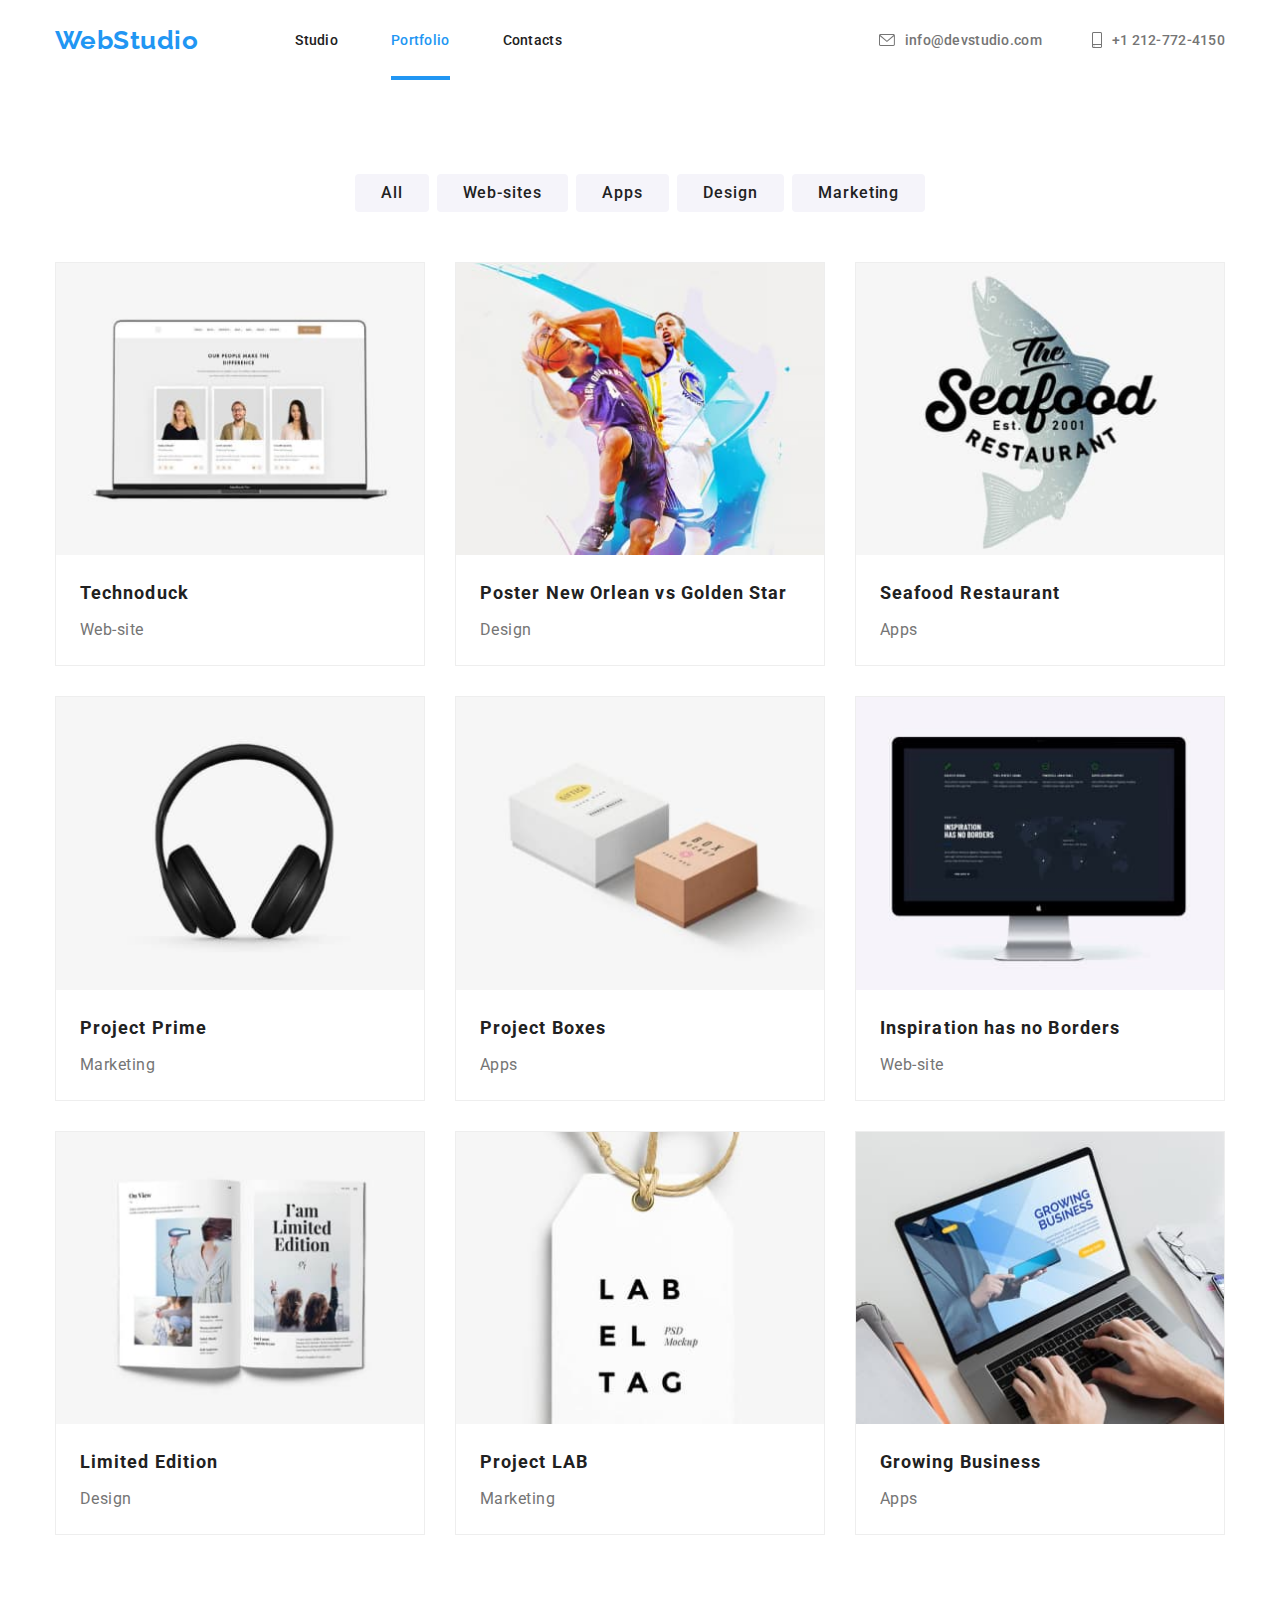
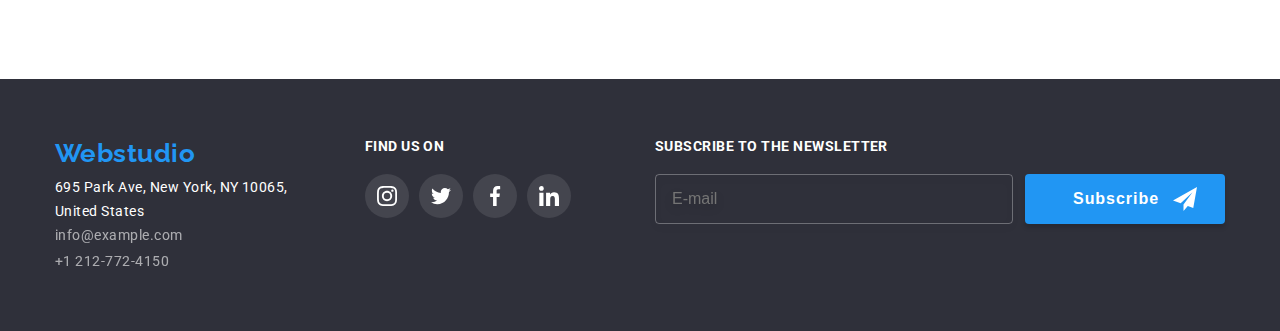
<file: portfolio.html>
<!DOCTYPE html>
<html lang="en">
<head>
    <meta charset="UTF-8">
    <meta http-equiv="X-UA-Compatible" content="IE=edge">
    <meta name="viewport" content="width=device-width, initial-scale=1.0">
    <link rel="stylesheet" href="https://fonts.googleapis.com/css2?family=Raleway:wght@700&family=Roboto:wght@400;500;700;900&display=swap"> 
    <link rel="stylesheet" href="./css/main.min.css">
    <title>Portfolio</title>
</head>
<body>
    
    <!-- Top Nav Bar -->
    
    <header>
        <div class="container header">
            <a href="./index.html" class="logo header__logo">WebStudio</a>
            <nav>
                <ul class="nav">
                    <li class="nav__item">
                        <a href="./index.html" class="nav__link ">Studio</a>
                    </li>
                    <li class="nav__item">
                        <a href="./portfolio.html" class="nav__link nav__link--current">Portfolio</a>
                    </li>
                    <li class="nav__item">
                        <a href="#" class="nav__link">Contacts</a>
                    </li>
                </ul>
            </nav>
            <ul class="contact">
                <li class="contact__container">
                    <a href="mailto:info@devstudio.com" class="contact__link">
                        <svg class="contact__icon" width="16" height="12">
                            <use href="./images/svgimages/sprite.svg#icon-envelope"></use>
                        </svg>
                        info@devstudio.com
                    </a>
                </li>
                <li class="contact__container">
                    <a href="tel:+12127724150" class="contact__link">
                        <svg class="contact__icon" width="10" height="16">
                            <use href="./images/svgimages/sprite.svg#icon-smartphone"></use>
                        </svg>
                        +1 212-772-4150
                    </a>
                </li>
            </ul>
        </div>
    </header>
    <main>
    <section class="section button-bar__section">        
        <div class="container">
            <h1 class="button-bar__title">Our Portfolio</h1>

    <!-- Portfolio button bar section -->

            <ul class="button-bar__list">
                <li class="button-bar__item">
                    <button type="button" class="button-bar__button">All</button>
                </li>
                <li class="button-bar__item">
                    <button type="button" class="button-bar__button">Web-sites</button>
                </li>
                <li class="button-bar__item">
                    <button type="button" class="button-bar__button">Apps</button>
                </li>
                <li class="button-bar__item">
                    <button type="button" class="button-bar__button">Design</button>
                </li>
                <li class="button-bar__item">
                    <button type="button" class="button-bar__button">Marketing</button>
                </li>
            </ul>

<!-- Portfolio Card Section -->

            <ul class="card">
                <li class="card__item">
                    <a href="#" class="card__link">
                        <img src="./images/portfolioimages/portfolio1.jpg" alt="Labtop Screen" width="370">
                        <div class="card__overlay">
                            <p>Technoduck is a state-of-the-art coronavirus distribution platform. Companies use this platfom for digital
                                espionage and attacks on competitors' secure servers.</p>
                        </div>
                        <div class="card__textbox">
                            <h3 class="card__title">Technoduck</h3>
                            <p class="card__text">Web-site</p>
                        </div>
                    </a>                    
                </li>
                <li class="card__item">
                    <a href="#" class="card__link">
                        <img src="./images/portfolioimages/portfolio2.jpg" alt="Basketball Players" width="370">
                        <div class="card__overlay">
                            <p>Lorem ipsum dolor sit amet consectetur adipisicing elit. Maiores, fuga facere! Cum illo obcaecati itaque aperiam
                                rem quasi et soluta. Commodi tempora rem veritatis cumque fuga dolores perferendis molestias accusantium!</p>
                        </div>
                        <div class="card__textbox">
                            <h3 class="card__title">Poster New Orlean vs Golden Star</h3>
                            <p class="card__text">Design</p>
                        </div>
                    </a>                    
                </li>
                <li class="card__item">
                    <a href="#" class="card__link">
                        <img src="./images/portfolioimages/portfolio3.jpg" alt="Seafood Restaurant Logo" width="370">
                        <div class="card__overlay">
                            <p>Lorem ipsum dolor sit amet consectetur adipisicing elit. Maiores, fuga facere! Cum illo obcaecati itaque aperiam
                                rem quasi et soluta. Commodi tempora rem veritatis cumque fuga dolores perferendis molestias accusantium!</p>
                        </div>
                        <div class="card__textbox">
                            <h3 class="card__title">Seafood Restaurant</h3>
                            <p class="card__text">Apps</p>
                        </div>
                    </a>                    
                </li>
                <li class="card__item">
                    <a href="#" class="card__link">
                        <img src="./images/portfolioimages/portfolio4.jpg" alt="Headphones" width="370">
                        <div class="card__overlay">
                            <p>Lorem ipsum dolor sit amet consectetur adipisicing elit. Maiores, fuga facere! Cum illo obcaecati itaque aperiam
                                rem quasi et soluta. Commodi tempora rem veritatis cumque fuga dolores perferendis molestias accusantium!</p>
                        </div>
                        <div class="card__textbox">
                            <h3 class="card__title">Project Prime</h3>
                            <p class="card__text">Marketing</p>
                        </div>
                    </a>                    
                </li>
                <li class="card__item">
                    <a href="#" class="card__link">
                        <img src="./images/portfolioimages/portfolio5.jpg" alt="Two Parcels" width="370">
                        <div class="card__overlay">
                            <p>Lorem ipsum dolor sit amet consectetur adipisicing elit. Maiores, fuga facere! Cum illo obcaecati itaque aperiam
                                rem quasi et soluta. Commodi tempora rem veritatis cumque fuga dolores perferendis molestias accusantium!</p>
                        </div>
                        <div class="card__textbox">
                            <h3 class="card__title">Project Boxes</h3>
                            <p class="card__text">Apps</p>
                        </div>
                    </a>                    
                </li>
                <li class="card__item">
                    <a href="#" class="card__link">
                        <img src="./images/portfolioimages/portfolio6.jpg" alt="Computer monitor" width="370">
                        <div class="card__overlay">
                            <p>Lorem ipsum dolor sit amet consectetur adipisicing elit. Maiores, fuga facere! Cum illo obcaecati itaque aperiam
                                rem quasi et soluta. Commodi tempora rem veritatis cumque fuga dolores perferendis molestias accusantium!</p>
                        </div>
                        <div class="card__textbox">
                            <h3 class="card__title">Inspiration has no Borders</h3>
                            <p class="card__text">Web-site</p>
                        </div>
                    </a>                    
                </li>
                <li class="card__item">
                    <a href="#" class="card__link">
                        <img src="./images/portfolioimages/portfolio7.jpg" alt="Magazine pages" width="370">
                        <div class="card__overlay">
                            <p>Lorem ipsum dolor sit amet consectetur adipisicing elit. Maiores, fuga facere! Cum illo obcaecati itaque aperiam
                                rem quasi et soluta. Commodi tempora rem veritatis cumque fuga dolores perferendis molestias accusantium!</p>
                        </div>
                        <div class="card__textbox">
                            <h3 class="card__title">Limited Edition</h3>
                            <p class="card__text">Design</p>
                        </div>
                    </a>                    
                </li>
                <li class="card__item">
                    <a href="#" class="card__link">
                        <img src="./images/portfolioimages/portfolio8.jpg" alt="Fancy Label" width="370">
                        <div class="card__overlay">
                            <p>Lorem ipsum dolor sit amet consectetur adipisicing elit. Maiores, fuga facere! Cum illo obcaecati itaque aperiam
                                rem quasi et soluta. Commodi tempora rem veritatis cumque fuga dolores perferendis molestias accusantium!</p>
                        </div>
                        <div class="card__textbox">
                            <h3 class="card__title">Project LAB</h3>
                            <p class="card__text">Marketing</p>
                        </div>
                    </a>                    
                </li>
                <li class="card__item">
                    <a href="#" class="card__link">
                        <img src="./images/portfolioimages/portfolio9.jpg" alt="Hands Typing" width="370">
                        <div class="card__overlay">
                            <p>Lorem ipsum dolor sit amet consectetur adipisicing elit. Maiores, fuga facere! Cum illo obcaecati itaque aperiam
                                rem quasi et soluta. Commodi tempora rem veritatis cumque fuga dolores perferendis molestias accusantium!</p>
                        </div>
                        <div class="card__textbox">
                            <h3 class="card__title">Growing Business</h3>
                            <p class="card__text">Apps</p>
                        </div>
                    </a>                    
                </li>
            </ul>
        </div>
    </section>
    </main>

    <!-- Bottom Nav Bar -->

    <footer class="footer">
        <div class="container footer__container">
            <div>
                <a href="./index.html" class="logo footer__logo">Webstudio</a>
                <address class="footer__address">
                    <a href="https://goo.gl/maps/pZUgdTMqykUNrWZ28" target="_blank" class="footer__link">
                        695 Park Ave, New York, NY 10065, United States
                    </a>
                    <ul class="footer__contact-list">
                        <li class="footer__contact-item">
                            <a href="mailto:info@example.com"
                                class="footer__link footer__link--opacity">info@example.com</a>
                        </li>
                        <li class="footer__contact-item">
                            <a href="tel:+12127724150" class="footer__link footer__link--opacity">+1 212-772-4150</a>
                        </li>
                    </ul>
                </address>
            </div>
            <div class="fuo">
                <h4 class="fuo__title">Find us on</h4>
                <ul class="socials">
                    <li class="socials__item">
                        <a href="" class="socials__link fuo__link">
                            <svg class="socials__icon" width="20" height="20">
                                <use href="./images/svgimages/sprite.svg#icon-instagram"></use>
                            </svg>
                        </a>
                    </li>
                    <li class="socials__item">
                        <a href="" class="socials__link fuo__link">
                            <svg class="socials__icon" width="20" height="20">
                                <use href="./images/svgimages/sprite.svg#icon-twitter"></use>
                            </svg>
                        </a>
                    </li>
                    <li class="socials__item">
                        <a href="" class="socials__link fuo__link">
                            <svg class="socials__icon" width="20" height="20">
                                <use href="./images/svgimages/sprite.svg#icon-facebook"></use>
                            </svg>
                        </a>
                    </li>
                    <li class="socials__item">
                        <a href="" class="socials__link fuo__link">
                            <svg class="socials__icon" width="20" height="20">
                                <use href="./images/svgimages/sprite.svg#icon-linkedin"></use>
                            </svg>
                        </a>
                    </li>
                </ul>
            </div>
            <div class="subscribe">
                <h4 class="subscribe__title">Subscribe to the newsletter</h4>
                <form action="/" name="Subscription-email" class="subscribe__form" autocomplete="on">
                    <label for="subscription" class="subscribe__label">
                        <input type="email" name="subscription" class="subscribe__input" placeholder="E-mail">
                        <button type="submit" class="subscribe__button">
                            <span>Subscribe</span>
                            <svg class="subscribe__icon" width="24" height="24">
                                <use href="./images/svgimages/sprite.svg#icon-paper-airplane"></use>
                            </svg>
                        </button>
                    </label>
                </form>
            </div>
        </div>
    </footer>
</body>
</html>
</file>
<file: css/main.min.css>
*{padding:0;margin:0;box-sizing:border-box}body{font-family:"Roboto",sans-serif;font-weight:500;letter-spacing:.03em;color:#212121}a{text-decoration:none}ul{list-style:none}img{display:block;max-width:100%;height:auto}textarea{resize:none}.container{width:1200px;padding-left:15px;padding-right:15px;margin:0 auto}.section{padding-top:94px;padding-bottom:94px}.is-hidden{visibility:hidden;opacity:0;pointer-events:none}.logo{font-family:"Raleway";font-weight:700;font-size:26px;line-height:1.1923076923;color:#2196f3}.modal{width:100%;height:100%;position:fixed;background-color:rgba(0,0,0,.2);top:0px;left:0px;transition:opacity 250ms cubic-bezier(0.4, 0, 0.2, 1);z-index:9}.modal__container{position:relative;width:100vw;height:100vh;width:528px;height:581px;position:absolute;top:50%;left:50%;transform:translate(-50%, -50%);background:#fff;box-shadow:0px 1px 3px rgba(0,0,0,.12),0px 1px 1px rgba(0,0,0,.14),0px 2px 1px rgba(0,0,0,.2);border-radius:4px;z-index:10}.close{width:30px;height:30px;background-color:#fff;color:#000;display:flex;align-items:center;justify-content:center;border-radius:50%;border:1px solid rgba(0,0,0,.1);margin-top:8px;margin-left:490px}.close:hover,.close:focus{background-color:#2196f3;color:#fff}.close__icon{fill:currentColor}.section__title{font-weight:700;font-size:36px;line-height:1.1666666667;text-align:center;color:#212121;margin-bottom:50px}.socials{display:flex;justify-content:center}.socials__item:not(:last-child){margin-right:10px}.socials__link{width:44px;height:44px;display:flex;align-items:center;justify-content:center;border-radius:50%}.socials__icon{fill:currentColor}.header{display:flex;align-items:center}.header__logo{margin-right:97px}.header__logo:hover,.header__logo:focus{color:#014379}.nav{display:flex}.nav__item:not(:last-child){margin-right:53px}.nav__link{font-family:"Roboto";font-size:14px;line-height:1.1428571429;letter-spacing:.02em;color:#212121;padding:32px 0;display:block}.nav__link:hover,.nav__link:focus{color:#2196f3}.nav__link--current{color:#2196f3;position:relative}.nav__link--current::after{content:"";position:absolute;height:4px;bottom:0;right:0;width:100%;background:#2196f3}.contact{display:flex;margin-left:auto}.contact__container:not(:last-child){margin-right:50px}.contact__link{font-style:normal;font-size:14px;line-height:1.1428571429;letter-spacing:.02em;color:#757575;padding:32px 0;display:flex;align-items:center}.contact__link:hover,.contact__link:focus{color:#2196f3}.contact__icon{margin-right:10px;fill:currentcolor}.footer{background-color:#2f303a;height:252px;display:flex;flex-direction:column;justify-content:center}.footer__container{display:flex}.footer__logo{margin-bottom:6px;display:block}.footer__logo:hover,.footer__logo:focus{color:#014379}.footer__address{font-style:normal;width:240px}.footer__link{font-weight:400;font-size:14px;line-height:1.7142857143;color:#fff;margin-bottom:2px}.footer__link:hover,.footer__link:focus{color:#2196f3}.footer__link--opacity{opacity:.6}.footer__contact-item:not(:last-child){margin-bottom:2px}.fuo{display:flex;flex-direction:column;margin-left:70px}.fuo__title{font-weight:700;font-size:14px;line-height:1.1428571429;letter-spacing:.03em;text-transform:uppercase;color:#fff;margin-bottom:20px}.fuo__link{background-color:rgba(255,255,255,.1);color:#fff}.fuo__link:hover,.fuo__link:focus{background-color:#2196f3;color:#fff}.subscribe{margin-left:auto}.subscribe__title{font-weight:700;font-size:14px;line-height:1.1428571429;text-transform:uppercase;color:#fff}.subscribe__form{margin-top:20px}.subscribe__label{display:flex}.subscribe__input{width:358px;height:50px;border:1px solid rgba(255,255,255,.3);filter:drop-shadow(0px 4px 4px rgba(0, 0, 0, 0.15));border-radius:4px;background-color:inherit;color:rgba(255,255,255,.6);font-weight:400;font-size:16px;line-height:1.25;padding-left:16px}.subscribe__button{margin-left:12px;width:200px;height:50px;background:#2196f3;box-shadow:0px 4px 4px rgba(0,0,0,.15);border-radius:4px;position:relative;border-color:#2196f3;cursor:pointer;display:flex;position:relative;align-items:center;border:none}.subscribe__button>span{margin-left:48px;font-weight:700;font-size:16px;line-height:1.875;letter-spacing:.06em;color:#fff}.subscribe__icon{position:absolute;transform:translateY(-50%);top:50%;right:28px}.customer__list{display:flex;justify-content:center}.customer__item:not(:last-child){margin-right:30px}.customer__link{width:170px;height:92px;background-color:#fff;color:#afb1b8;display:flex;align-items:center;justify-content:center;border:1px solid #afb1b8;border-radius:4px}.customer__link:hover,.customer__link:focus{color:#2196f3;border-color:#2196f3}.customer__icon{fill:currentcolor}.features__title{position:absolute;width:1px;height:1px;margin:-1px;border:0;padding:0;white-space:nowrap;-webkit-clip-path:inset(100%);clip-path:inset(100%);clip:rect(0 0 0 0);overflow:hidden}.features__list{display:flex;justify-content:center}.features__item{display:inline-block;width:270px}.features__item:not(:last-child){margin-right:30px}.features__icon{display:flex;height:120px;justify-content:center;align-items:center;background-color:#f5f4fa;border-radius:4px;margin-bottom:30px}.features__title{font-weight:700;font-size:14px;line-height:1.1428571429;text-transform:uppercase;color:#212121;margin-bottom:10px}.features__text{font-weight:400;font-size:14px;line-height:1.7142857143;color:#757575}.bar__input:focus,.form__label>textarea:focus{outline:none;border-color:#2196f3;color:#212121;font-weight:normal;font-size:12px;line-height:1.1666666667;letter-spacing:.01em}.form{display:flex;flex-direction:column;margin:2px 40px 40px 40px}.form__title{font-weight:700;font-size:20px;line-height:1.15;text-align:center;color:#212121;margin-bottom:12px}.form__container{display:flex;flex-direction:column}.form__label{display:flex;flex-direction:column}.form__label>span{margin-bottom:4px;margin-top:10px;font-weight:400;font-size:12px;line-height:1.1666666667;letter-spacing:.01em;color:#757575}.form__label>textarea{height:96px;padding:12px 16px;border:1px solid rgba(33,33,33,.2);border-radius:4px;margin-bottom:20px;cursor:pointer;transition:border-color 250ms cubic-bezier(0.4, 0, 0.2, 1)}.form__button{margin-top:20px;font-weight:700;font-size:16px;line-height:1.875;display:inline-block;letter-spacing:.06em;color:#fff;background:#2196f3;box-shadow:0px 4px 4px rgba(0,0,0,.15);width:200px;height:50px;border-radius:4px;border-color:#2196f3;align-self:center;cursor:pointer;border:none}.bar{position:relative;width:100%;display:block}.bar__input{width:100%;border:1px solid rgba(33,33,33,.2);border-radius:4px;height:40px;padding:0 12px 0 42px;cursor:pointer;transition:border-color 250ms cubic-bezier(0.4, 0, 0.2, 1)}.bar__icon{position:absolute;top:50%;transform:translateY(-50%);left:12px;transition:fill 250ms cubic-bezier(0.4, 0, 0.2, 1)}.bar__input:focus+.bar__icon{fill:#2196f3}.checkbox{cursor:pointer;margin-left:12px;margin-right:8px;color:#212121;display:none;pointer-events:none}.checkbox:checked+.tos>span>.tos__checked{opacity:1}.checkbox:checked+.tos>.tos__container{background-color:#2196f3;border:none}.tos{display:flex;cursor:pointer;font-weight:400;font-size:14px;line-height:1.7142857143;color:#757575}.tos__container{width:15px;height:15px;border:1px solid #212121;border-radius:2px;margin-right:8px;margin-top:5px;margin-left:12px;display:flex;align-items:center;justify-content:center}.tos__checked{opacity:0;transition:opacity 250ms cubic-bezier(0.4, 0, 0.2, 1)}.hero{background-color:#2f303a;padding:200px 0;background-image:linear-gradient(rgba(47, 48, 58, 0.4), rgba(47, 48, 58, 0.4)),url(../images/mainpageimages/hero-background.jpg);background-repeat:no-repeat;background-position:center;background-size:cover}.hero__container{display:flex;flex-direction:column;justify-content:center;align-items:center}.hero__title{font-weight:900;font-size:44px;line-height:1.3636363636;text-align:center;letter-spacing:.06em;text-transform:uppercase;color:#fff;display:inline-block;width:696px;margin-bottom:30px}.hero__button{font-family:"Roboto";font-style:normal;font-weight:700;font-size:16px;line-height:1.875;text-align:center;letter-spacing:.06em;color:#fff;background-color:#2196f3;box-shadow:0px 4px 4px rgba(0,0,0,.15);border-radius:4px;cursor:pointer;display:inline-block;border-color:#2196f3;padding:10px 20px;border:none}.hero__button:hover,.hero__button:focus{color:#2196f3;background-color:#014379}.ot{background-color:#f5f4fa}.ot__list{background-color:#f5f4fa;display:flex;justify-content:center}.ot__item{background:#fff;box-shadow:0px 1px 3px rgba(0,0,0,.12),0px 1px 1px rgba(0,0,0,.14),0px 2px 1px rgba(0,0,0,.2);border-radius:0px 0px 4px 4px;display:flex;flex-direction:column;width:270px}.ot__item:not(:last-child){margin-right:30px}.ot__picture{margin-bottom:30px}.ot__title{font-size:16px;line-height:1.1875;text-align:center;color:#212121;margin-bottom:10px}.ot__text{font-weight:400;font-size:16px;line-height:1.1875;text-align:center;color:#757575;margin-bottom:16px}.ot__card-list{margin-bottom:30px}.ot__link{background-color:#fff;color:#afb1b8}.ot__link:hover,.ot__link:focus{background-color:#2196f3;color:#fff}.wwd{padding-top:0px}.wwd__list{display:flex;justify-content:center}.wwd__item{position:relative}.wwd__item:not(:last-child){margin-right:30px}.wwd__overlay{position:absolute;height:70px;width:100%;background:rgba(47,48,58,.8);bottom:0}.wwd__overlay>p{color:#fff;font-weight:700;font-size:14px;line-height:1.1428571429;text-align:center;text-transform:uppercase;margin-top:27px}.button-bar__section{margin-bottom:50px;padding-bottom:none}.button-bar__title{position:absolute;width:1px;height:1px;margin:-1px;border:0;padding:0;white-space:nowrap;-webkit-clip-path:inset(100%);clip-path:inset(100%);clip:rect(0 0 0 0);overflow:hidden}.button-bar__list{display:flex;justify-content:center;margin-bottom:50px}.button-bar__item:not(:last-child){margin-right:8px}.button-bar__button{font-family:"Roboto";font-weight:500;font-size:16px;line-height:1.625;letter-spacing:.06em;text-align:center;cursor:pointer;color:#212121;background-color:#f5f4fa;border-radius:4px;padding:6px 26px;border-color:#f5f4fa;border:none}.button-bar__button:hover,.button-bar__button:focus{background-color:#2196f3;color:#fff;box-shadow:0px 3px 1px rgba(0,0,0,.1),0px 1px 2px rgba(0,0,0,.08),0px 2px 2px rgba(0,0,0,.12);border-radius:4px}.card{display:flex;flex-wrap:wrap;margin-top:-30px;margin-left:-30px}.card__item{flex-basis:calc(33.3333333333% - 30px);margin-top:30px;margin-left:30px;background-color:#fff;border:1px solid #eee;position:relative;overflow:hidden}.card__item:hover .card__overlay,.card__item:focus .card__overlay{transform:translateY(-100%);transition:transform 250ms cubic-bezier(0.4, 0, 0.2, 1)}.card__item:hover,.card__item:focus{box-shadow:0px 1px 1px rgba(0,0,0,.12),0px 4px 4px rgba(0,0,0,.06),1px 4px 6px rgba(0,0,0,.16)}.card__overlay{color:#fff;position:absolute;z-index:1;background:rgba(33,150,243,.9);width:100%;height:294px;transform:translateY(0%);transition:transform 250ms cubic-bezier(0.4, 0, 0.2, 1);display:flex;justify-content:center;top:294px}.card__overlay>p{width:322px;margin-top:63px;font-weight:400;font-size:18px;line-height:1.5555555556}.card__textbox{position:relative;z-index:2;background-color:#fff;display:flex;flex-direction:column}.card__title{font-weight:700;font-size:18px;line-height:2;letter-spacing:.06em;color:#212121;margin-top:20px;margin-left:24px}.card__text{font-weight:400;font-size:16px;line-height:1.875;color:#757575;margin-top:4px;margin-left:24px;margin-bottom:20px}/*# sourceMappingURL=main.min.css.map */
</file>
